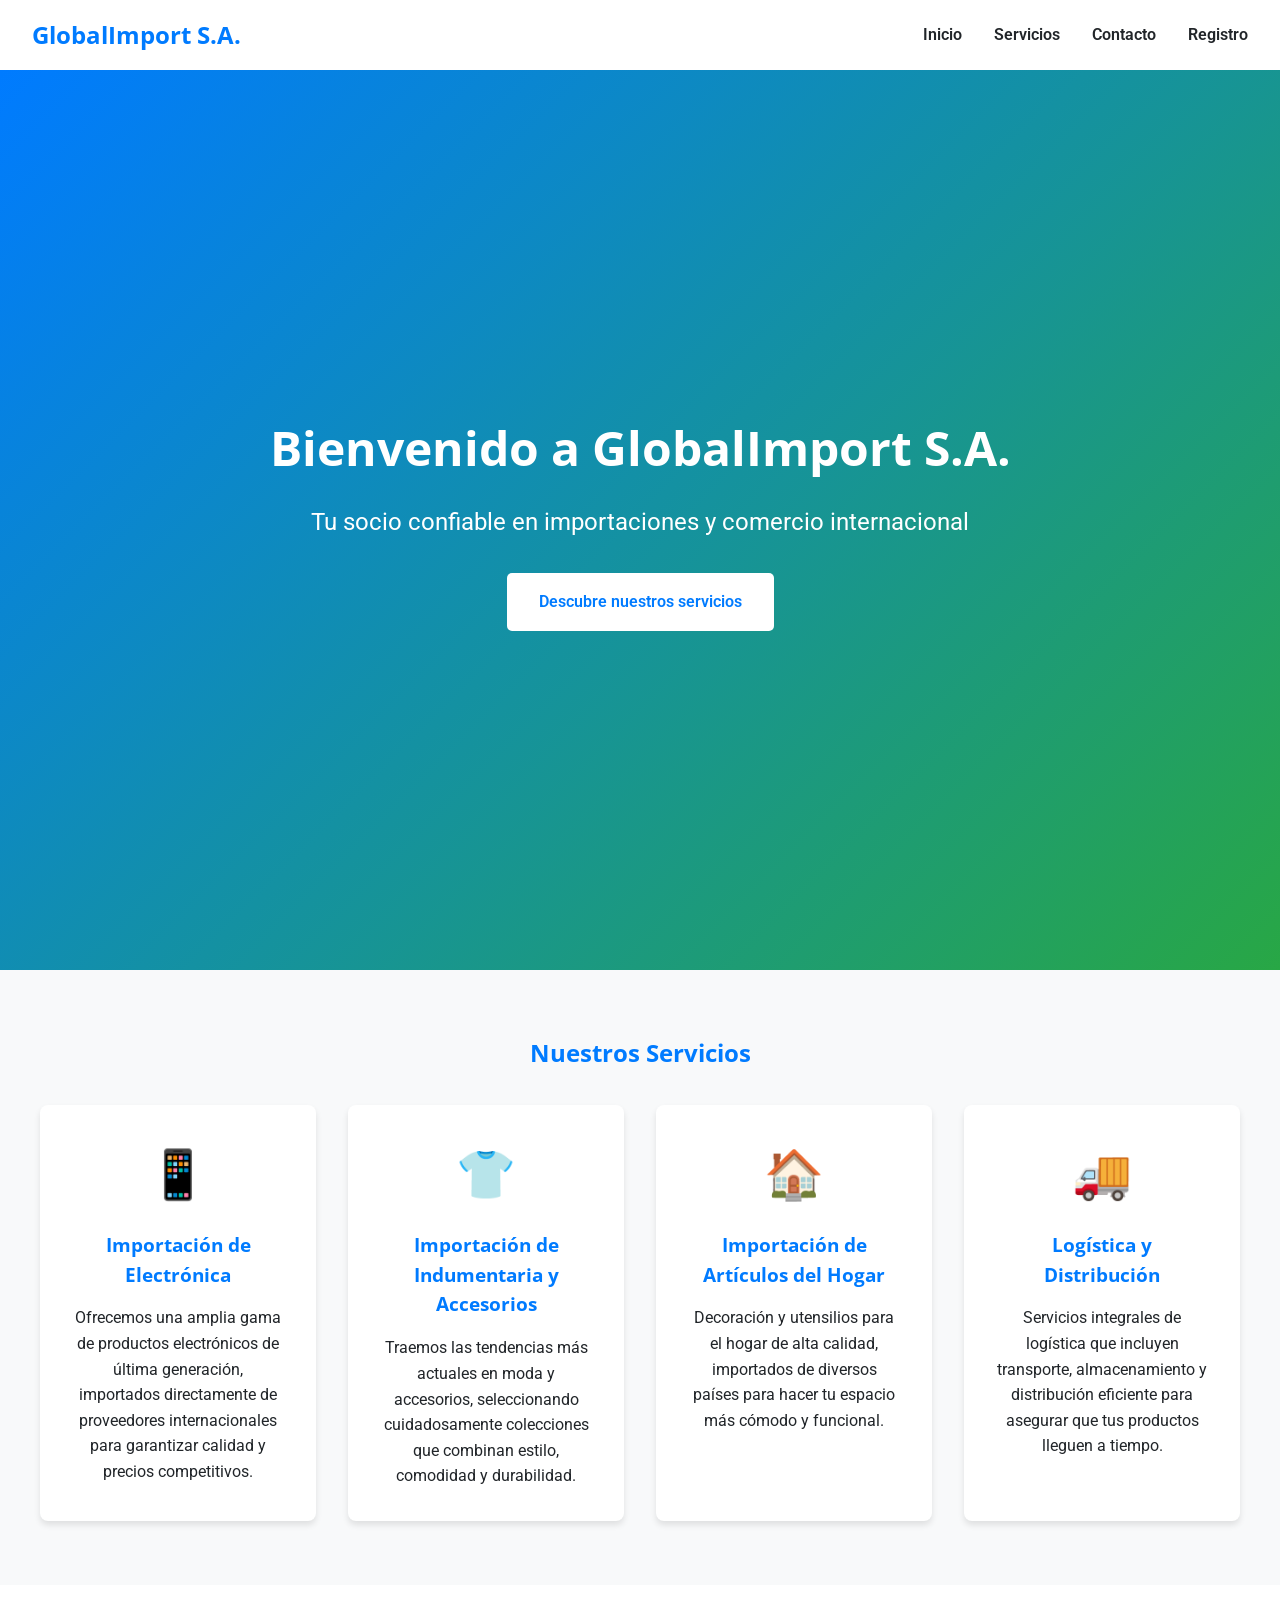
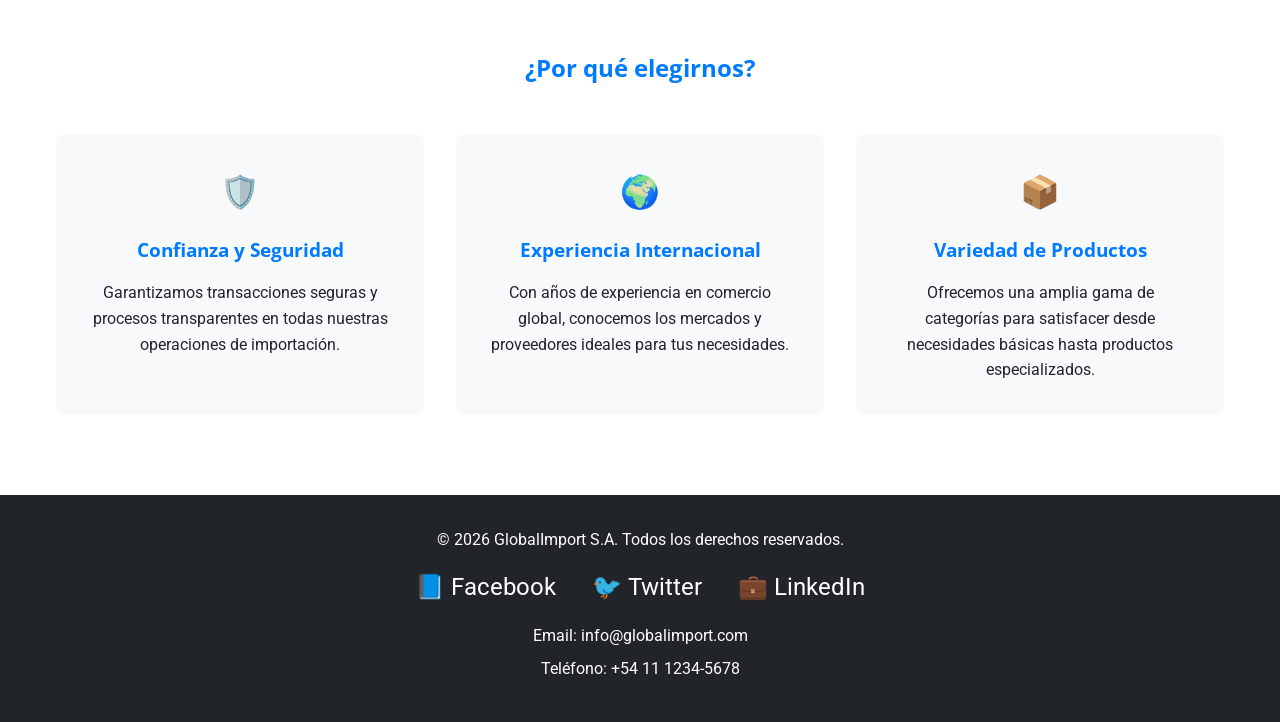
<file: index.html>
<!DOCTYPE html>
<html lang="es">
<head>
    <meta charset="UTF-8">
    <meta name="viewport" content="width=device-width, initial-scale=1.0">
    <title>GlobalImport S.A. - Importación y Comercio</title>
    <link rel="preconnect" href="https://fonts.googleapis.com">
    <link rel="preconnect" href="https://fonts.gstatic.com" crossorigin>
    <link href="https://fonts.googleapis.com/css2?family=Roboto:wght@400;700&family=Open+Sans:wght@400;600&display=swap" rel="stylesheet">
    <link rel="stylesheet" href="style.css">
</head>
<body>
    <header>
        <nav class="navbar">
            <div class="logo">
                <h2>GlobalImport S.A.</h2>
            </div>
            <ul class="nav-links">
                <li><a href="#home">Inicio</a></li>
                <li><a href="#servicios">Servicios</a></li>
                <li><a href="#contacto">Contacto</a></li>
                <li><a href="registro.html">Registro</a></li>
            </ul>
        </nav>
    </header>

    <section id="home" class="hero">
        <div class="hero-content">
            <h1>Bienvenido a GlobalImport S.A.</h1>
            <p>Tu socio confiable en importaciones y comercio internacional</p>
            <a href="#servicios" class="cta-button">Descubre nuestros servicios</a>
        </div>
    </section>

    <section id="servicios" class="services">
        <h2>Nuestros Servicios</h2>
        <div class="services-grid">
            <div class="service-card">
                <div class="service-icon">📱</div>
                <h3>Importación de Electrónica</h3>
                <p>Ofrecemos una amplia gama de productos electrónicos de última generación, importados directamente de proveedores internacionales para garantizar calidad y precios competitivos.</p>
            </div>
            <div class="service-card">
                <div class="service-icon">👕</div>
                <h3>Importación de Indumentaria y Accesorios</h3>
                <p>Traemos las tendencias más actuales en moda y accesorios, seleccionando cuidadosamente colecciones que combinan estilo, comodidad y durabilidad.</p>
            </div>
            <div class="service-card">
                <div class="service-icon">🏠</div>
                <h3>Importación de Artículos del Hogar</h3>
                <p>Decoración y utensilios para el hogar de alta calidad, importados de diversos países para hacer tu espacio más cómodo y funcional.</p>
            </div>
            <div class="service-card">
                <div class="service-icon">🚚</div>
                <h3>Logística y Distribución</h3>
                <p>Servicios integrales de logística que incluyen transporte, almacenamiento y distribución eficiente para asegurar que tus productos lleguen a tiempo.</p>
            </div>
        </div>
    </section>

    <section class="why-choose">
        <h2>¿Por qué elegirnos?</h2>
        <div class="reasons">
            <div class="reason">
                <div class="reason-icon">🛡️</div>
                <h3>Confianza y Seguridad</h3>
                <p>Garantizamos transacciones seguras y procesos transparentes en todas nuestras operaciones de importación.</p>
            </div>
            <div class="reason">
                <div class="reason-icon">🌍</div>
                <h3>Experiencia Internacional</h3>
                <p>Con años de experiencia en comercio global, conocemos los mercados y proveedores ideales para tus necesidades.</p>
            </div>
            <div class="reason">
                <div class="reason-icon">📦</div>
                <h3>Variedad de Productos</h3>
                <p>Ofrecemos una amplia gama de categorías para satisfacer desde necesidades básicas hasta productos especializados.</p>
            </div>
        </div>
    </section>

    <footer id="contacto">
        <div class="footer-content">
            <p>&copy; 2026 GlobalImport S.A. Todos los derechos reservados.</p>
            <div class="social-links">
                <a href="#" aria-label="Facebook">📘 Facebook</a>
                <a href="#" aria-label="Twitter">🐦 Twitter</a>
                <a href="#" aria-label="LinkedIn">💼 LinkedIn</a>
            </div>
            <div class="contact-info">
                <p>Email: info@globalimport.com</p>
                <p>Teléfono: +54 11 1234-5678</p>
            </div>
        </div>
    </footer>
</body>
</html>
</file>
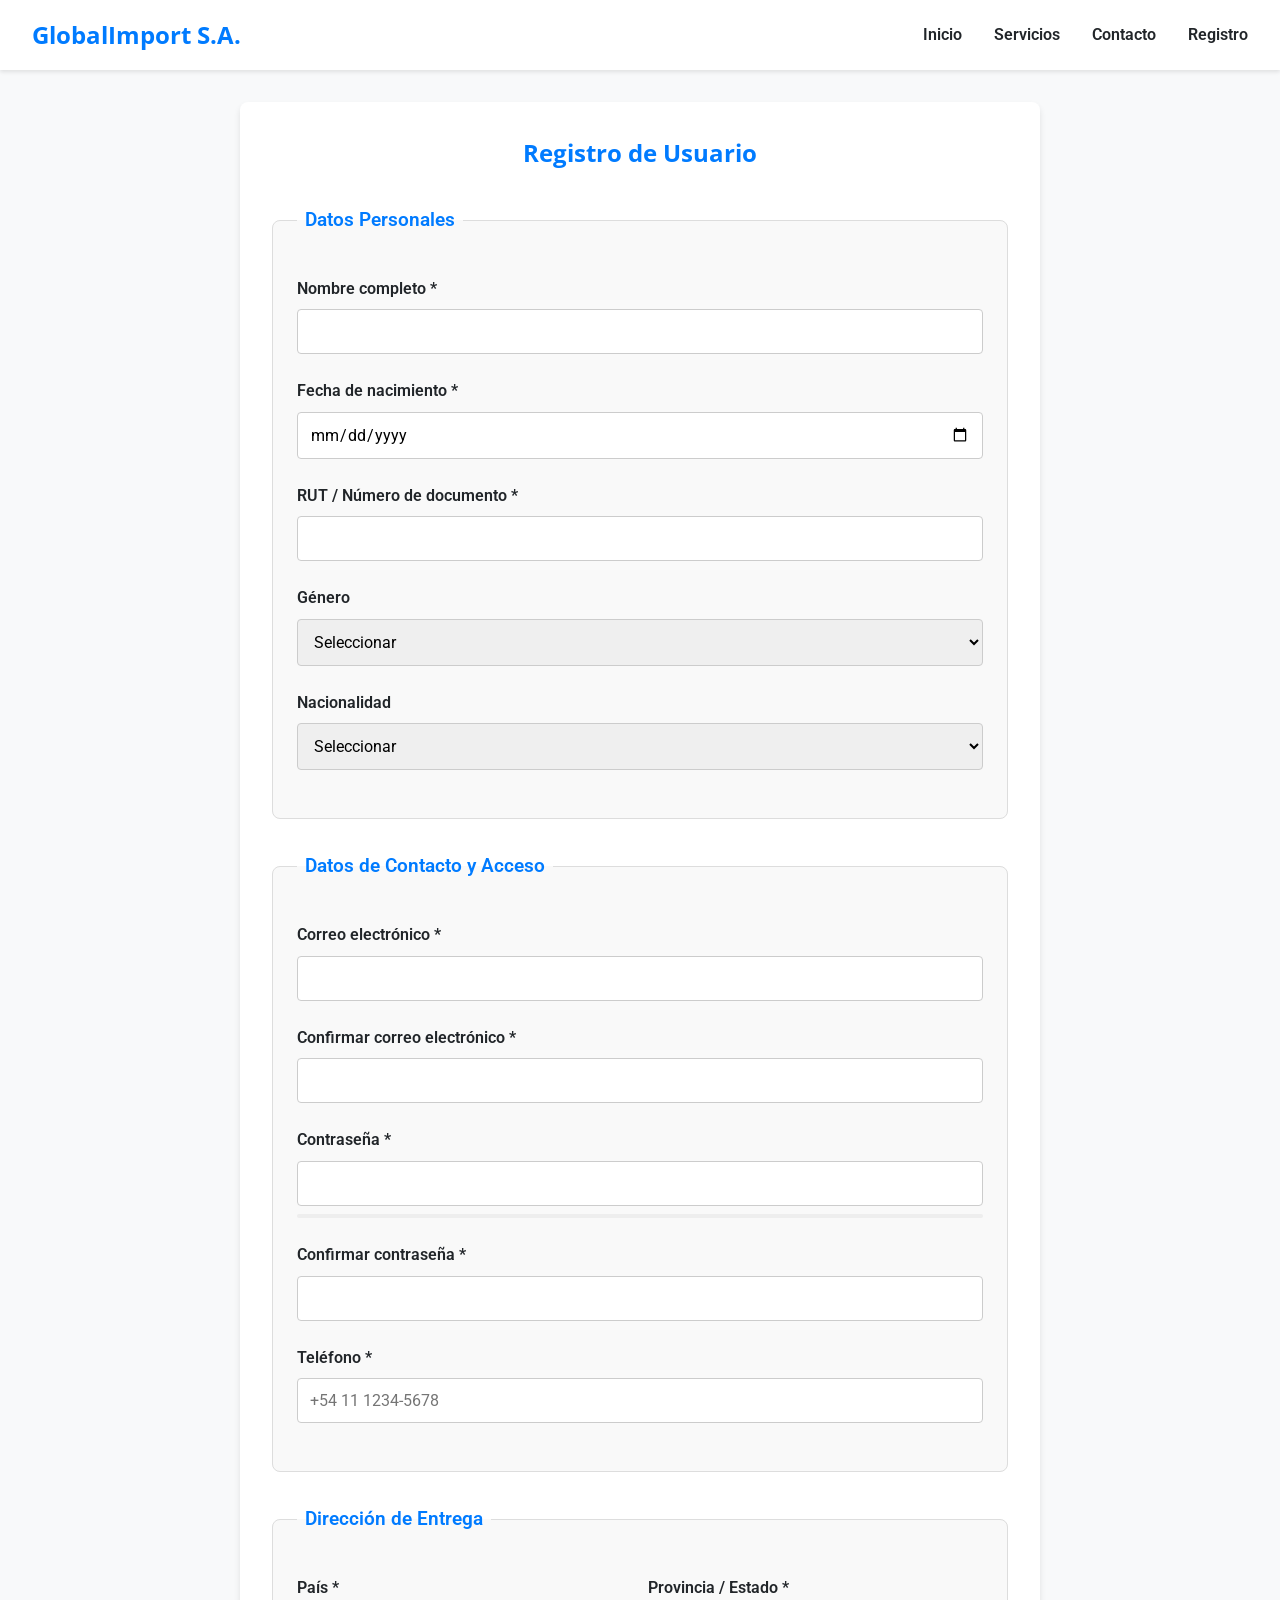
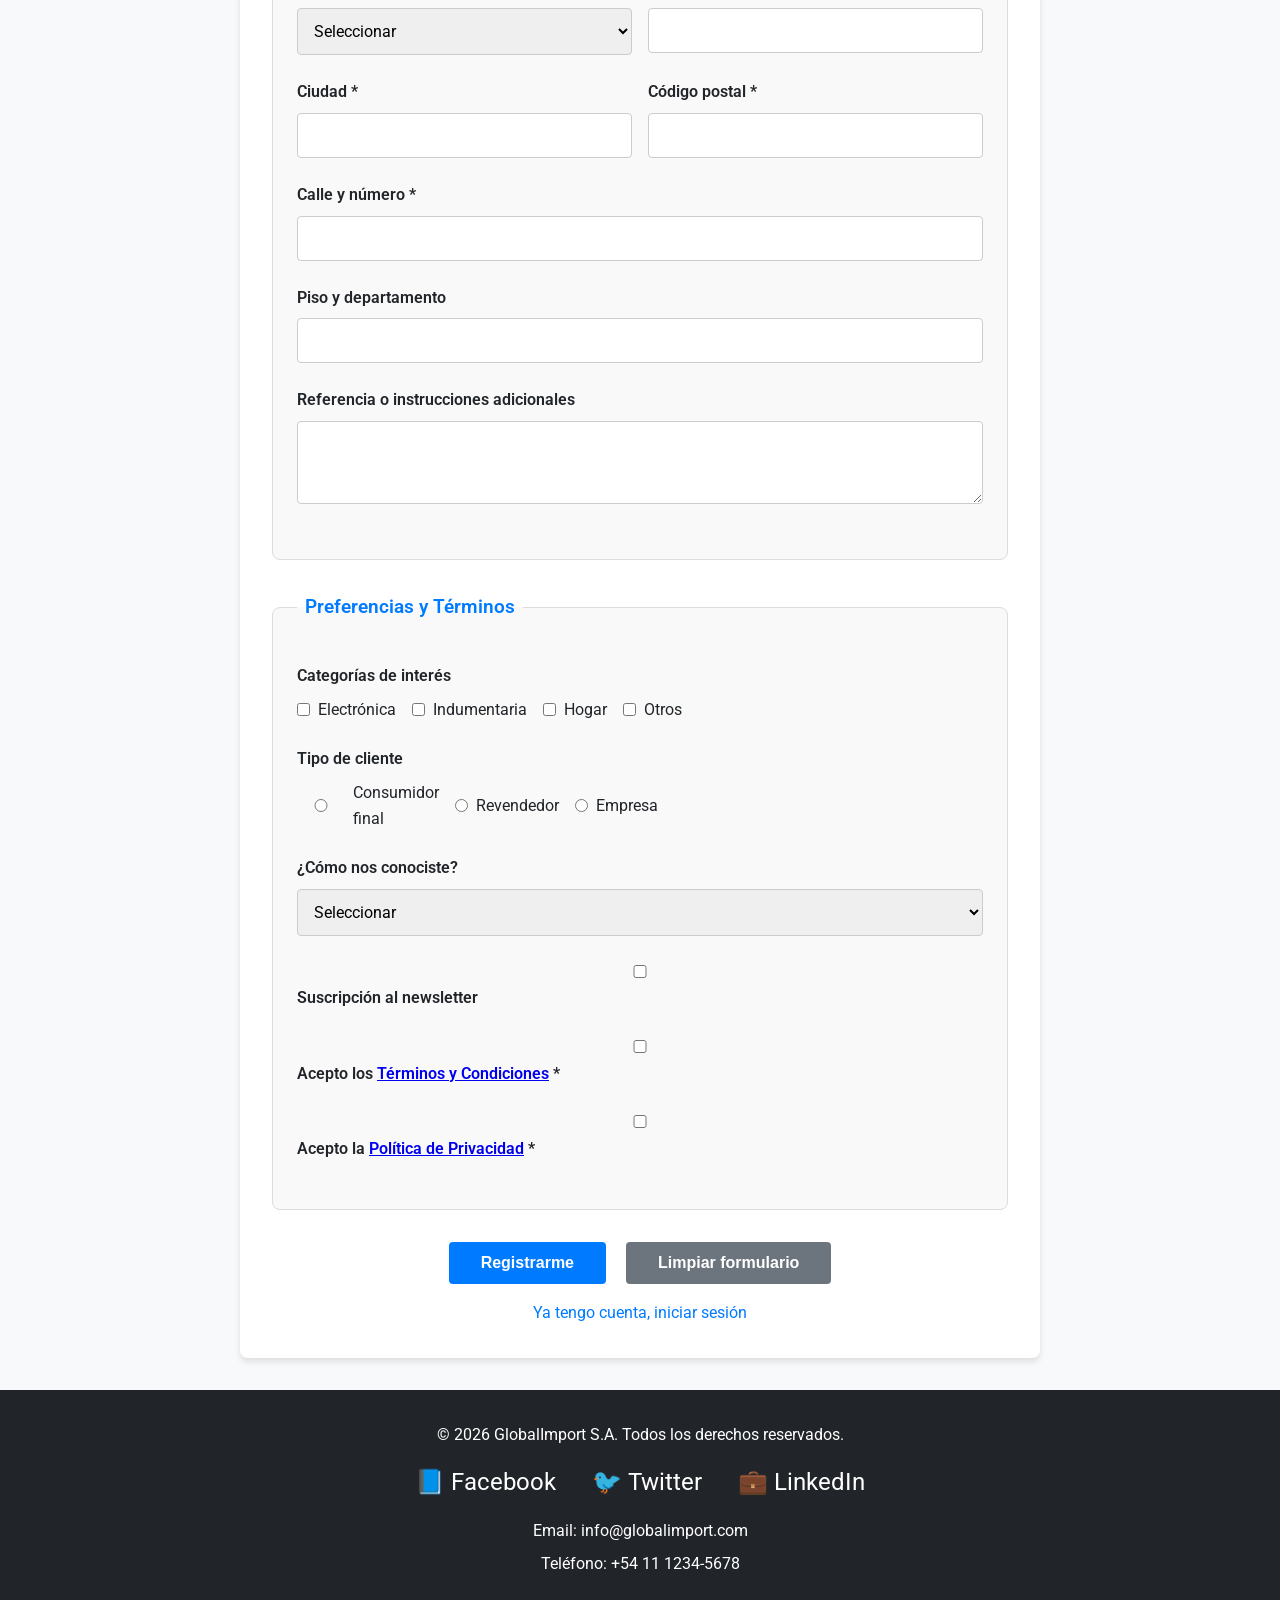
<file: registro.html>
<!DOCTYPE html>
<html lang="es">
<head>
    <meta charset="UTF-8">
    <meta name="viewport" content="width=device-width, initial-scale=1.0">
    <title>Registro - GlobalImport S.A.</title>
    <link rel="preconnect" href="https://fonts.googleapis.com">
    <link rel="preconnect" href="https://fonts.gstatic.com" crossorigin>
    <link href="https://fonts.googleapis.com/css2?family=Roboto:wght@400;700&family=Open+Sans:wght@400;600&display=swap" rel="stylesheet">
    <link rel="stylesheet" href="style.css">
    <link rel="stylesheet" href="registro.css">
</head>
<body>
    <header>
        <nav class="navbar">
            <div class="logo">
                <h2>GlobalImport S.A.</h2>
            </div>
            <ul class="nav-links">
                <li><a href="index.html">Inicio</a></li>
                <li><a href="index.html#servicios">Servicios</a></li>
                <li><a href="index.html#contacto">Contacto</a></li>
                <li><a href="registro.html">Registro</a></li>
            </ul>
        </nav>
    </header>

    <main>
        <section class="registro-form">
            <h1>Registro de Usuario</h1>
            <form action="#" method="post" id="registroForm">
                <!-- Sección A: Datos Personales -->
                <fieldset class="form-section">
                    <legend>Datos Personales</legend>
                    <div class="form-group">
                        <label for="nombre">Nombre completo *</label>
                        <input type="text" id="nombre" name="nombre" required>
                    </div>
                    <div class="form-group">
                        <label for="fechaNacimiento">Fecha de nacimiento *</label>
                        <input type="date" id="fechaNacimiento" name="fechaNacimiento" required>
                    </div>
                    <div class="form-group">
                        <label for="documento">RUT / Número de documento *</label>
                        <input type="text" id="documento" name="documento" required>
                    </div>
                    <div class="form-group">
                        <label for="genero">Género</label>
                        <select id="genero" name="genero">
                            <option value="">Seleccionar</option>
                            <option value="masculino">Masculino</option>
                            <option value="femenino">Femenino</option>
                            <option value="no-binario">No binario</option>
                            <option value="prefiero-no-decir">Prefiero no decir</option>
                        </select>
                    </div>
                    <div class="form-group">
                        <label for="nacionalidad">Nacionalidad</label>
                        <select id="nacionalidad" name="nacionalidad">
                            <option value="">Seleccionar</option>
                            <option value="argentina">Argentina</option>
                            <option value="brasil">Brasil</option>
                            <option value="chile">Chile</option>
                            <option value="colombia">Colombia</option>
                            <option value="mexico">México</option>
                            <option value="peru">Perú</option>
                            <option value="uruguay">Uruguay</option>
                            <option value="venezuela">Venezuela</option>
                            <option value="eeuu">Estados Unidos</option>
                            <option value="españa">España</option>
                        </select>
                    </div>
                </fieldset>

                <!-- Sección B: Datos de Contacto y Acceso -->
                <fieldset class="form-section">
                    <legend>Datos de Contacto y Acceso</legend>
                    <div class="form-group">
                        <label for="email">Correo electrónico *</label>
                        <input type="email" id="email" name="email" required>
                    </div>
                    <div class="form-group">
                        <label for="confirmEmail">Confirmar correo electrónico *</label>
                        <input type="email" id="confirmEmail" name="confirmEmail" required>
                    </div>
                    <div class="form-group">
                        <label for="password">Contraseña *</label>
                        <input type="password" id="password" name="password" required>
                        <div class="password-strength" id="passwordStrength"></div>
                    </div>
                    <div class="form-group">
                        <label for="confirmPassword">Confirmar contraseña *</label>
                        <input type="password" id="confirmPassword" name="confirmPassword" required>
                    </div>
                    <div class="form-group">
                        <label for="telefono">Teléfono *</label>
                        <input type="tel" id="telefono" name="telefono" placeholder="+54 11 1234-5678" required>
                    </div>
                </fieldset>

                <!-- Sección C: Dirección de Entrega -->
                <fieldset class="form-section">
                    <legend>Dirección de Entrega</legend>
                    <div class="form-row">
                        <div class="form-group">
                            <label for="pais">País *</label>
                            <select id="pais" name="pais" required>
                                <option value="">Seleccionar</option>
                                <option value="argentina">Argentina</option>
                                <option value="brasil">Brasil</option>
                                <option value="chile">Chile</option>
                                <option value="colombia">Colombia</option>
                                <option value="mexico">México</option>
                                <option value="peru">Perú</option>
                                <option value="uruguay">Uruguay</option>
                                <option value="venezuela">Venezuela</option>
                            </select>
                        </div>
                        <div class="form-group">
                            <label for="provincia">Provincia / Estado *</label>
                            <input type="text" id="provincia" name="provincia" required>
                        </div>
                    </div>
                    <div class="form-row">
                        <div class="form-group">
                            <label for="ciudad">Ciudad *</label>
                            <input type="text" id="ciudad" name="ciudad" required>
                        </div>
                        <div class="form-group">
                            <label for="codigoPostal">Código postal *</label>
                            <input type="text" id="codigoPostal" name="codigoPostal" required>
                        </div>
                    </div>
                    <div class="form-group">
                        <label for="calle">Calle y número *</label>
                        <input type="text" id="calle" name="calle" required>
                    </div>
                    <div class="form-group">
                        <label for="pisoDepto">Piso y departamento</label>
                        <input type="text" id="pisoDepto" name="pisoDepto">
                    </div>
                    <div class="form-group">
                        <label for="referencia">Referencia o instrucciones adicionales</label>
                        <textarea id="referencia" name="referencia" maxlength="200" rows="3"></textarea>
                    </div>
                </fieldset>

                <!-- Sección D: Preferencias y Términos -->
                <fieldset class="form-section">
                    <legend>Preferencias y Términos</legend>
                    <div class="form-group">
                        <label>Categorías de interés</label>
                        <div class="checkbox-group">
                            <label><input type="checkbox" name="categorias" value="electronica"> Electrónica</label>
                            <label><input type="checkbox" name="categorias" value="indumentaria"> Indumentaria</label>
                            <label><input type="checkbox" name="categorias" value="hogar"> Hogar</label>
                            <label><input type="checkbox" name="categorias" value="otros"> Otros</label>
                        </div>
                    </div>
                    <div class="form-group">
                        <label>Tipo de cliente</label>
                        <div class="radio-group">
                            <label><input type="radio" name="tipoCliente" value="consumidor" required> Consumidor final</label>
                            <label><input type="radio" name="tipoCliente" value="revendedor"> Revendedor</label>
                            <label><input type="radio" name="tipoCliente" value="empresa"> Empresa</label>
                        </div>
                    </div>
                    <div class="form-group">
                        <label for="comoNosConociste">¿Cómo nos conociste?</label>
                        <select id="comoNosConociste" name="comoNosConociste">
                            <option value="">Seleccionar</option>
                            <option value="redes-sociales">Redes sociales</option>
                            <option value="recomendacion">Recomendación</option>
                            <option value="busqueda-web">Búsqueda web</option>
                            <option value="publicidad">Publicidad</option>
                            <option value="otro">Otro</option>
                        </select>
                    </div>
                    <div class="form-group">
                        <label><input type="checkbox" name="newsletter"> Suscripción al newsletter</label>
                    </div>
                    <div class="form-group">
                        <label><input type="checkbox" name="terminos" required> Acepto los <a href="#" target="_blank">Términos y Condiciones</a> *</label>
                    </div>
                    <div class="form-group">
                        <label><input type="checkbox" name="privacidad" required> Acepto la <a href="#" target="_blank">Política de Privacidad</a> *</label>
                    </div>
                </fieldset>

                <!-- Botones de Acción -->
                <div class="form-actions">
                    <button type="submit" class="btn-primary">Registrarme</button>
                    <button type="reset" class="btn-secondary">Limpiar formulario</button>
                    <p class="login-link"><a href="#">Ya tengo cuenta, iniciar sesión</a></p>
                </div>
            </form>
        </section>
    </main>

    <footer>
        <div class="footer-content">
            <p>&copy; 2026 GlobalImport S.A. Todos los derechos reservados.</p>
            <div class="social-links">
                <a href="#" aria-label="Facebook">📘 Facebook</a>
                <a href="#" aria-label="Twitter">🐦 Twitter</a>
                <a href="#" aria-label="LinkedIn">💼 LinkedIn</a>
            </div>
            <div class="contact-info">
                <p>Email: info@globalimport.com</p>
                <p>Teléfono: +54 11 1234-5678</p>
            </div>
        </div>
    </footer>

    <script src="registro.js"></script>
</body>
</html>
</file>
<file: style.css>
/* Variables CSS */
:root {
    --primary-color: #007bff;
    --secondary-color: #6c757d;
    --accent-color: #28a745;
    --background-color: #f8f9fa;
    --text-color: #212529;
    --white: #ffffff;
}

/* Reset y base */
* {
    margin: 0;
    padding: 0;
    box-sizing: border-box;
}

body {
    font-family: 'Roboto', sans-serif;
    line-height: 1.6;
    color: var(--text-color);
    background-color: var(--background-color);
}

h1, h2, h3 {
    font-family: 'Open Sans', sans-serif;
}

/* Navbar */
.navbar {
    display: flex;
    justify-content: space-between;
    align-items: center;
    padding: 1rem 2rem;
    background-color: var(--white);
    box-shadow: 0 2px 4px rgba(0,0,0,0.1);
}

.logo h2 {
    color: var(--primary-color);
}

.nav-links {
    display: flex;
    list-style: none;
}

.nav-links li {
    margin-left: 2rem;
}

.nav-links a {
    text-decoration: none;
    color: var(--text-color);
    font-weight: 600;
    transition: color 0.3s;
}

.nav-links a:hover {
    color: var(--primary-color);
}

/* Hero */
.hero {
    background: linear-gradient(135deg, var(--primary-color), var(--accent-color));
    color: var(--white);
    height: 100vh;
    display: flex;
    align-items: center;
    justify-content: center;
    text-align: center;
    width: 100%;
}

.hero-content h1 {
    font-size: 3rem;
    margin-bottom: 1rem;
}

.hero-content p {
    font-size: 1.5rem;
    margin-bottom: 2rem;
}

.cta-button {
    display: inline-block;
    padding: 1rem 2rem;
    background-color: var(--white);
    color: var(--primary-color);
    text-decoration: none;
    border-radius: 5px;
    font-weight: 600;
    transition: background-color 0.3s;
}

.cta-button:hover {
    background-color: var(--secondary-color);
    color: var(--white);
}

/* Services */
.services {
    padding: 4rem 2rem;
    text-align: center;
}

.services h2 {
    margin-bottom: 2rem;
    color: var(--primary-color);
}

.services-grid {
    display: grid;
    grid-template-columns: repeat(auto-fit, minmax(250px, 1fr));
    gap: 2rem;
    max-width: 1200px;
    margin: 0 auto;
}

.service-card {
    background-color: var(--white);
    padding: 2rem;
    border-radius: 8px;
    box-shadow: 0 4px 6px rgba(0,0,0,0.1);
    transition: transform 0.3s, box-shadow 0.3s;
}

.service-card:hover {
    transform: translateY(-5px);
    box-shadow: 0 8px 12px rgba(0,0,0,0.15);
}

.service-icon {
    font-size: 3rem;
    margin-bottom: 1rem;
}

.service-card h3 {
    margin-bottom: 1rem;
    color: var(--primary-color);
}

/* Why Choose Us */
.why-choose {
    padding: 4rem 2rem;
    background-color: var(--white);
    text-align: center;
}

.why-choose h2 {
    margin-bottom: 2rem;
    color: var(--primary-color);
}

.reasons {
    display: flex;
    justify-content: space-around;
    flex-wrap: wrap;
    max-width: 1200px;
    margin: 0 auto;
}

.reason {
    flex: 1;
    min-width: 250px;
    margin: 1rem;
    padding: 2rem;
    background-color: var(--background-color);
    border-radius: 8px;
}

.reason-icon {
    font-size: 2rem;
    margin-bottom: 1rem;
}

.reason h3 {
    margin-bottom: 1rem;
    color: var(--primary-color);
}

/* Footer */
footer {
    background-color: var(--text-color);
    color: var(--white);
    padding: 2rem;
    text-align: center;
}

.footer-content p {
    margin-bottom: 1rem;
}

.social-links {
    margin-bottom: 1rem;
}

.social-links a {
    margin: 0 1rem;
    color: var(--white);
    text-decoration: none;
    font-size: 1.5rem;
}

.contact-info p {
    margin: 0.5rem 0;
}

/* Responsive */
@media (max-width: 768px) {
    .navbar {
        flex-direction: column;
        padding: 1rem;
    }

    .nav-links {
        margin-top: 1rem;
    }

    .nav-links li {
        margin: 0 1rem;
    }

    .hero-content h1 {
        font-size: 2rem;
    }

    .hero-content p {
        font-size: 1.2rem;
    }

    .services-grid {
        grid-template-columns: 1fr;
    }

    .reasons {
        flex-direction: column;
    }
}
</file>
<file: registro.css>
/* Estilos específicos para el formulario de registro */

/* Formulario principal */
.registro-form {
    max-width: 800px;
    margin: 2rem auto;
    padding: 2rem;
    background-color: var(--white);
    border-radius: 8px;
    box-shadow: 0 4px 6px rgba(0,0,0,0.1);
}

.registro-form h1 {
    text-align: center;
    margin-bottom: 2rem;
    color: var(--primary-color);
}

/* Secciones del formulario */
.form-section {
    border: 1px solid #ddd;
    border-radius: 8px;
    padding: 1.5rem;
    margin-bottom: 2rem;
    background-color: #f9f9f9;
}

.form-section legend {
    font-size: 1.2rem;
    font-weight: 600;
    color: var(--primary-color);
    padding: 0 0.5rem;
    margin-bottom: 1rem;
}

/* Grupos de formulario */
.form-group {
    margin-bottom: 1.5rem;
}

.form-group label {
    display: block;
    margin-bottom: 0.5rem;
    font-weight: 600;
    color: var(--text-color);
}

.form-group input,
.form-group select,
.form-group textarea {
    width: 100%;
    padding: 0.75rem;
    border: 1px solid #ccc;
    border-radius: 4px;
    font-size: 1rem;
    font-family: inherit;
    transition: border-color 0.3s, box-shadow 0.3s;
}

.form-group input:focus,
.form-group select:focus,
.form-group textarea:focus {
    outline: none;
    border-color: var(--primary-color);
    box-shadow: 0 0 0 2px rgba(0, 123, 255, 0.25);
}

.form-group input.error,
.form-group select.error,
.form-group textarea.error {
    border-color: #dc3545;
    box-shadow: 0 0 0 2px rgba(220, 53, 69, 0.25);
}

/* Filas para layout en dos columnas */
.form-row {
    display: flex;
    gap: 1rem;
}

.form-row .form-group {
    flex: 1;
}

/* Grupos de checkboxes y radio buttons */
.checkbox-group,
.radio-group {
    display: flex;
    flex-wrap: wrap;
    gap: 1rem;
}

.checkbox-group label,
.radio-group label {
    display: flex;
    align-items: center;
    margin: 0;
    font-weight: normal;
}

.checkbox-group input,
.radio-group input {
    margin-right: 0.5rem;
}

/* Indicador de fuerza de contraseña */
.password-strength {
    margin-top: 0.5rem;
    height: 4px;
    background-color: #eee;
    border-radius: 2px;
    overflow: hidden;
}

.password-strength .strength-bar {
    height: 100%;
    transition: width 0.3s, background-color 0.3s;
}

/* Botones de acción */
.form-actions {
    text-align: center;
    margin-top: 2rem;
}

.btn-primary,
.btn-secondary {
    padding: 0.75rem 2rem;
    border: none;
    border-radius: 4px;
    font-size: 1rem;
    font-weight: 600;
    cursor: pointer;
    transition: background-color 0.3s;
    margin: 0 0.5rem;
}

.btn-primary {
    background-color: var(--primary-color);
    color: var(--white);
}

.btn-primary:hover {
    background-color: #0056b3;
}

.btn-secondary {
    background-color: var(--secondary-color);
    color: var(--white);
}

.btn-secondary:hover {
    background-color: #545b62;
}

.login-link {
    margin-top: 1rem;
}

.login-link a {
    color: var(--primary-color);
    text-decoration: none;
}

.login-link a:hover {
    text-decoration: underline;
}

/* Responsive */
@media (max-width: 768px) {
    .registro-form {
        margin: 1rem;
        padding: 1rem;
    }

    .form-row {
        flex-direction: column;
        gap: 0;
    }

    .checkbox-group,
    .radio-group {
        flex-direction: column;
        gap: 0.5rem;
    }

    .btn-primary,
    .btn-secondary {
        display: block;
        width: 100%;
        margin: 0.5rem 0;
    }
}
</file>
